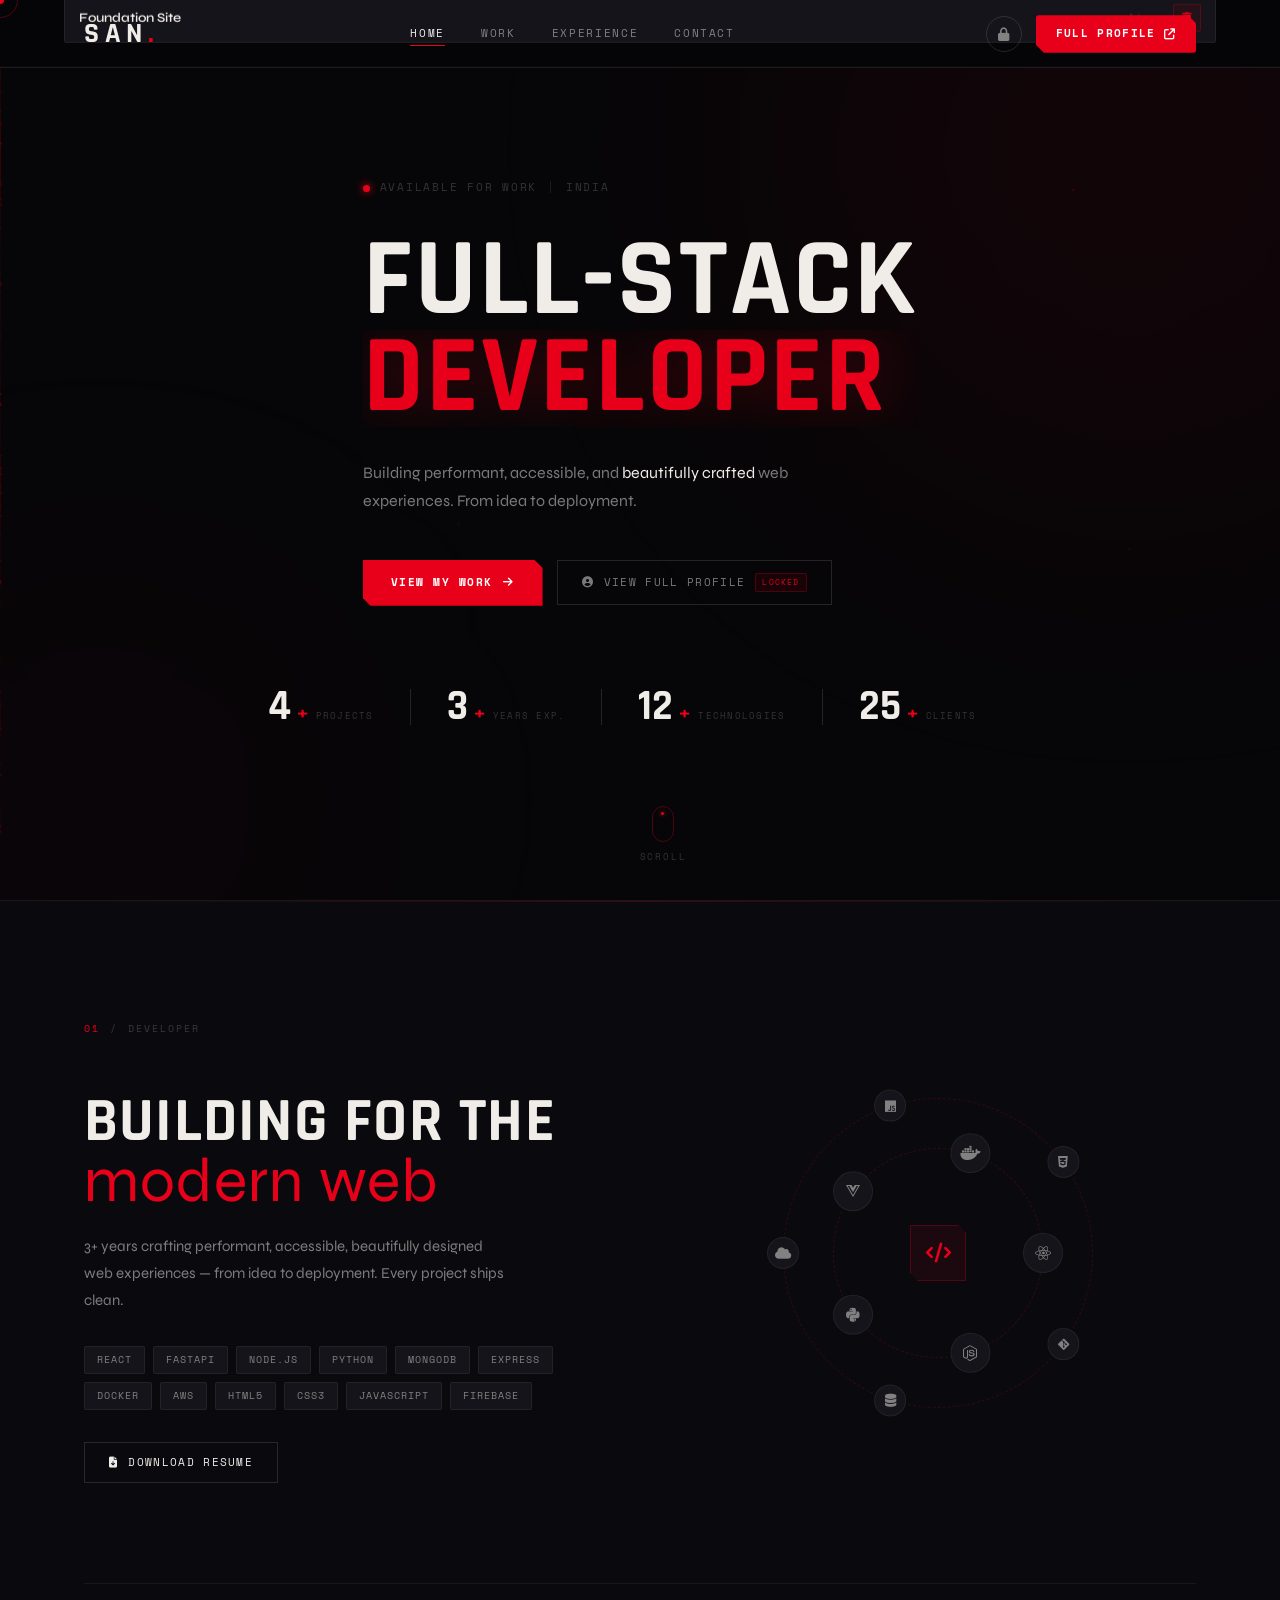
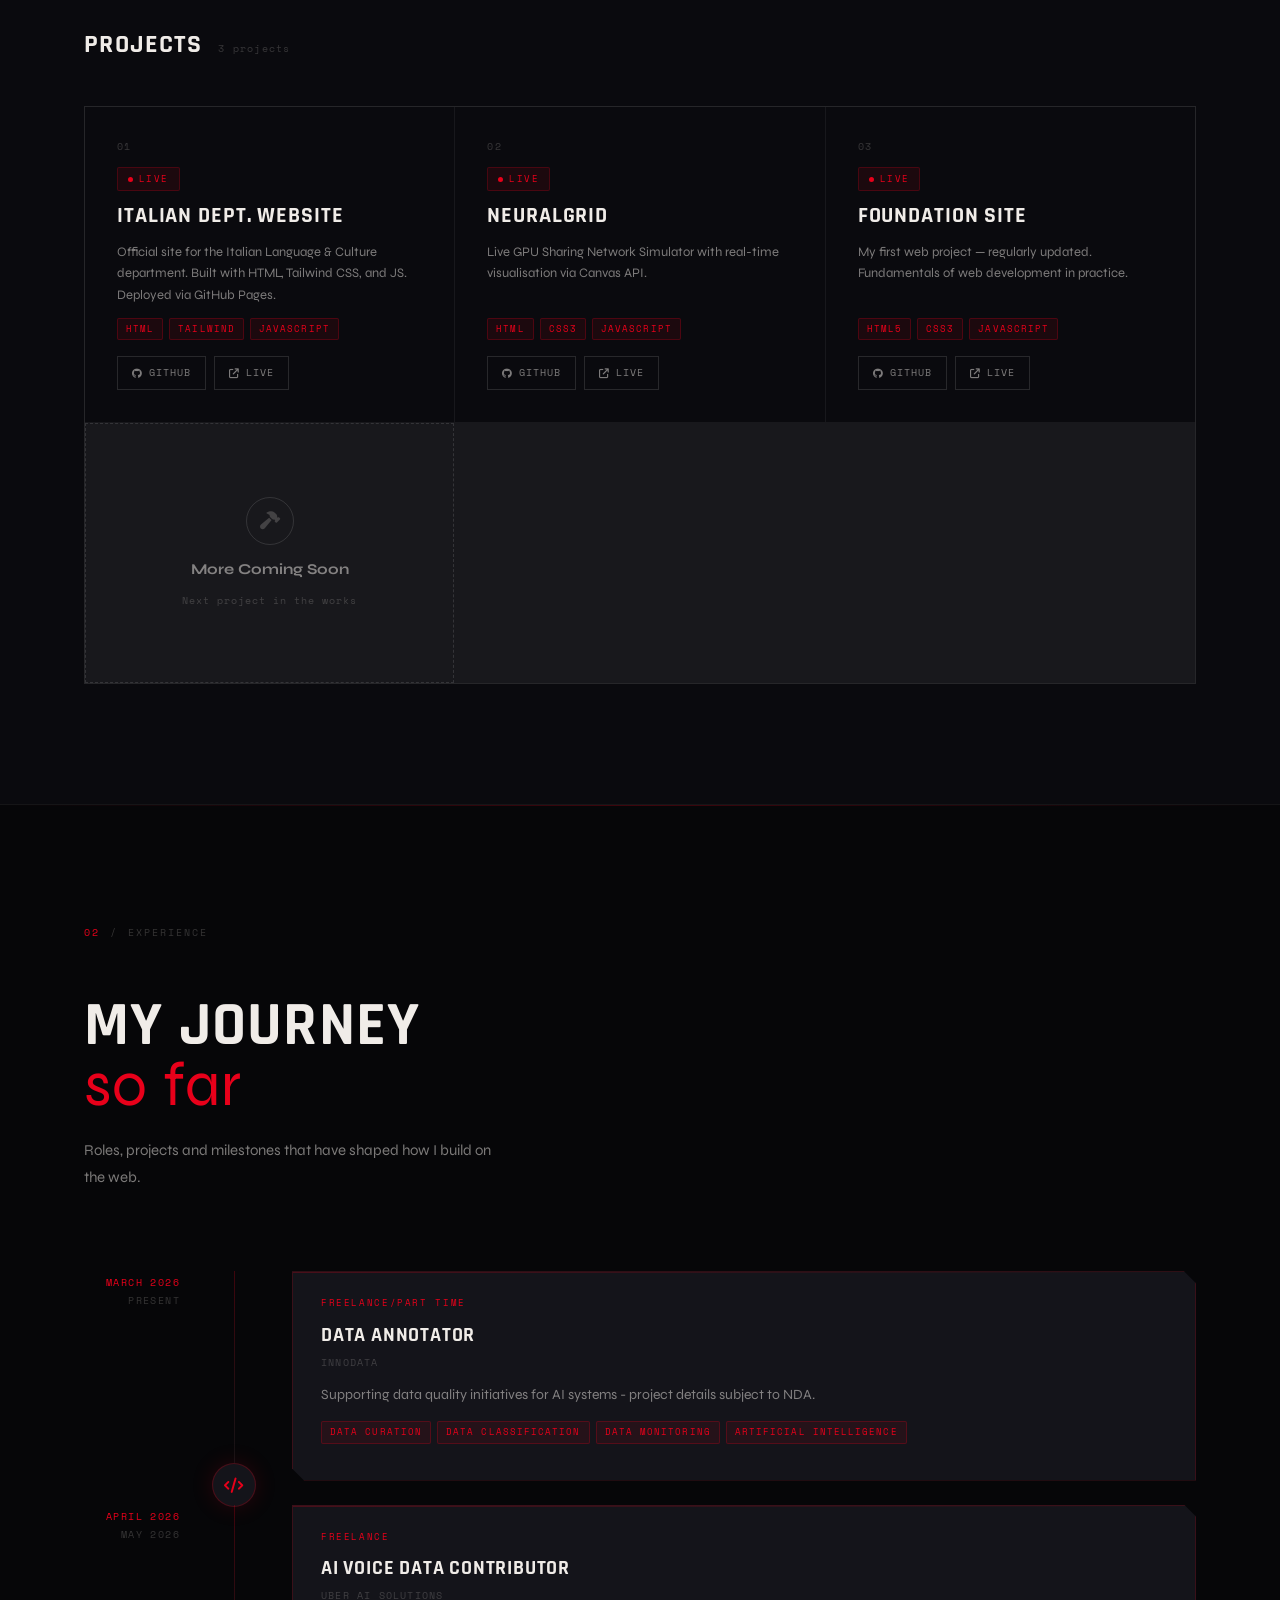
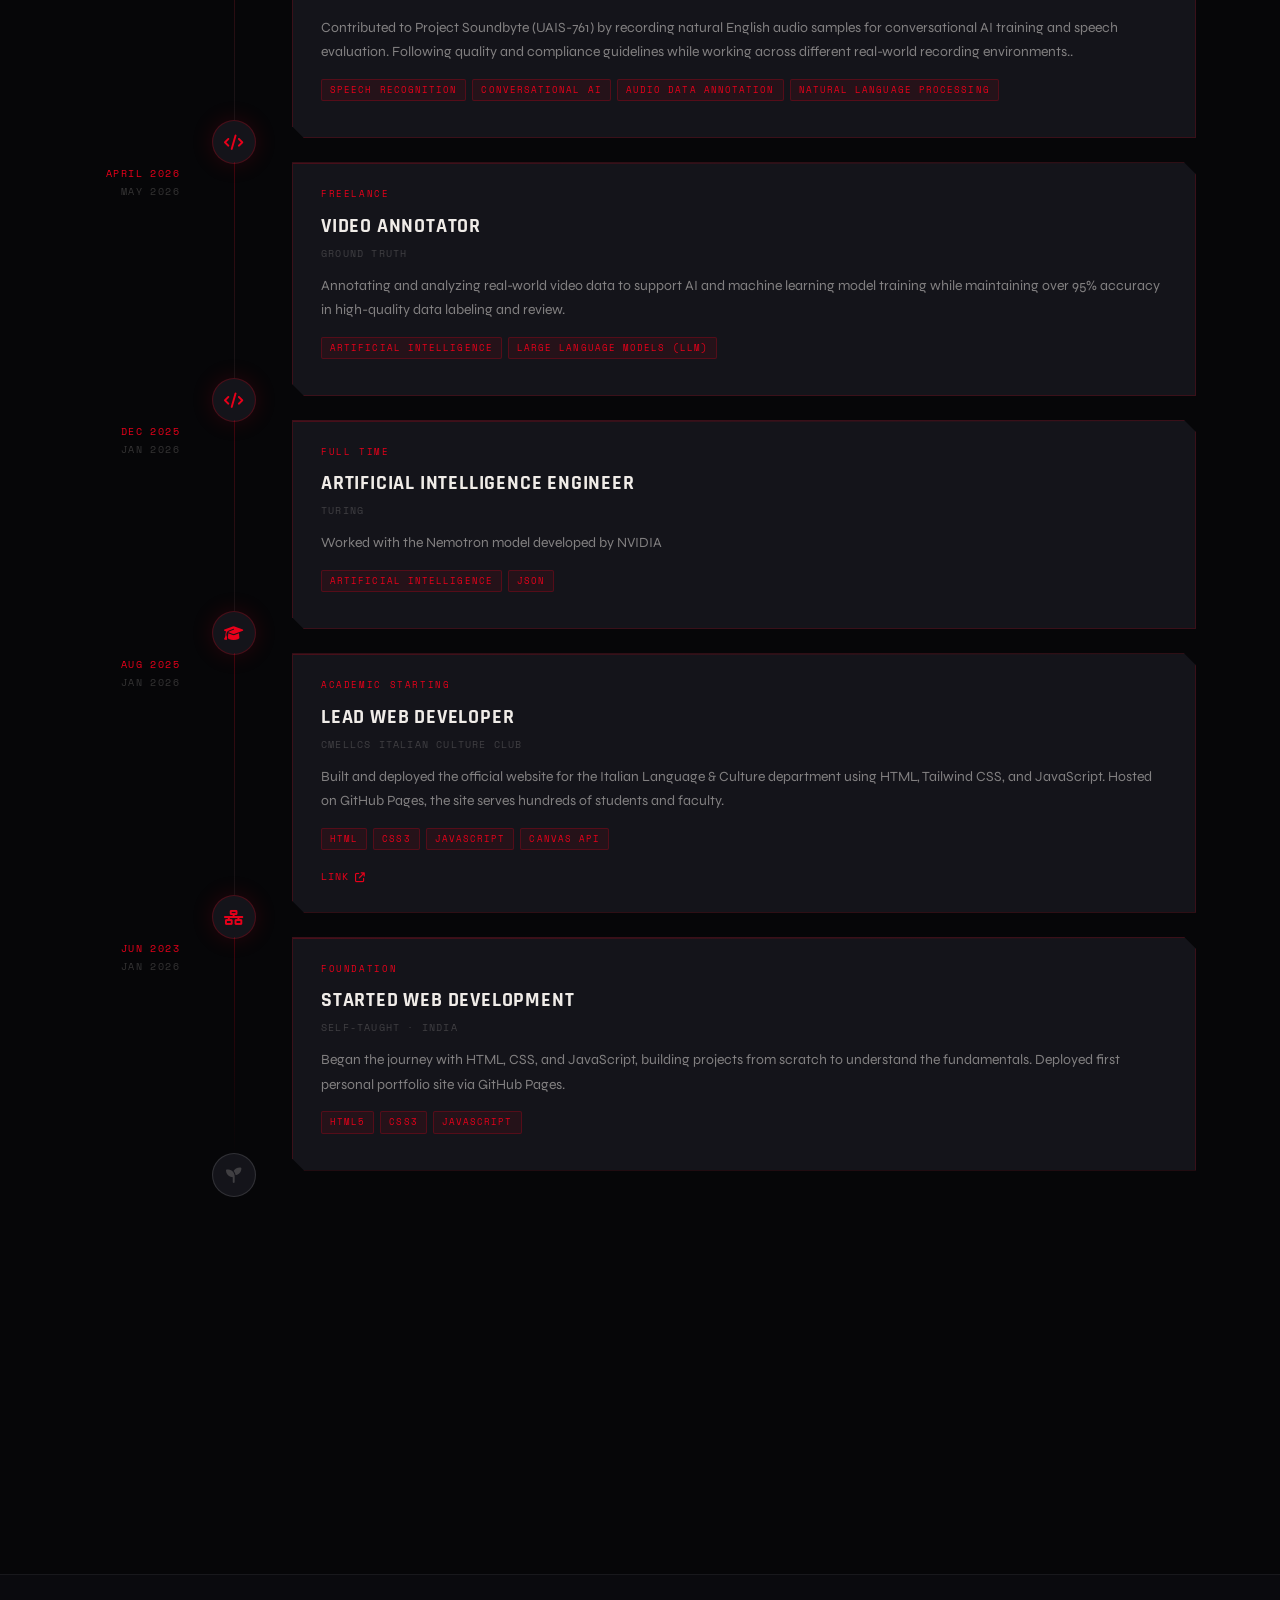
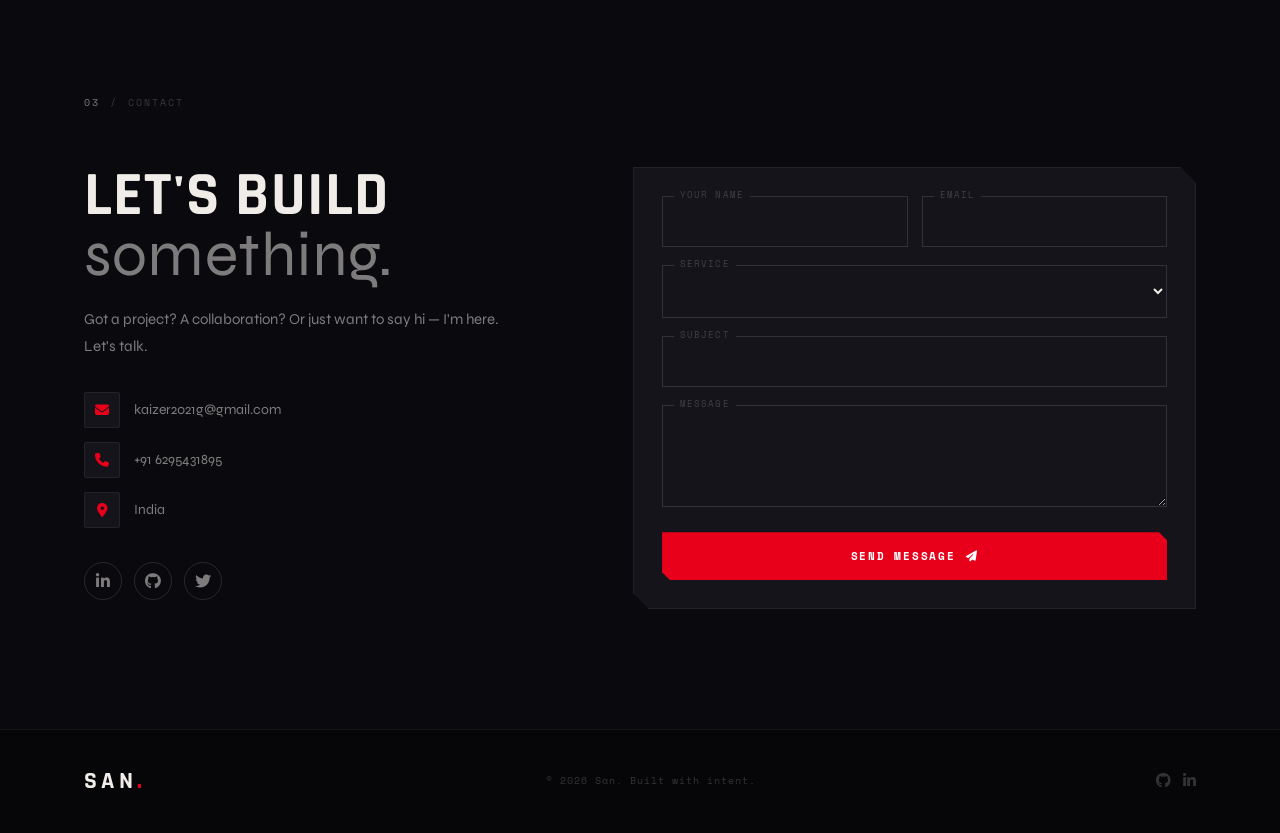
<file: index.html>
<!DOCTYPE html>
<html lang="en">
<head>
    <meta charset="UTF-8">
    <meta name="viewport" content="width=device-width, initial-scale=1.0">
    <title>San — Developer</title>
    <meta name="description" content="San — Full-Stack Developer from India. React, FastAPI, Node.js and more.">
    <link rel="preconnect" href="https://fonts.googleapis.com">
    <link href="https://fonts.googleapis.com/css2?family=Rajdhani:wght@400;500;600;700&family=Space+Mono:ital,wght@0,400;0,700;1,400&family=Syne:wght@400;700;800&display=swap" rel="stylesheet">
    <link href="https://cdnjs.cloudflare.com/ajax/libs/font-awesome/6.4.0/css/all.min.css" rel="stylesheet">
    <link rel="stylesheet" href="style.css">
</head>
<body>

<!-- Custom Cursor -->
<div class="cur" id="cur"></div>
<div class="cur-ring" id="curRing"></div>

<!-- Loader -->
<div class="loader" id="loader">
    <div class="loader-content">
        <div class="loader-glitch" data-text="SAN">SAN</div>
        <div class="loader-line"><div class="loader-fill" id="loaderFill"></div></div>
        <div class="loader-label" id="loaderLabel">Initialising</div>
    </div>
</div>

<!-- Admin Login Modal -->
<div class="modal-backdrop" id="loginBackdrop" style="display:none;">
    <div class="login-modal">
        <button class="modal-close" id="loginClose"><i class="fas fa-times"></i></button>
        <div class="login-header">
            <div class="login-icon"><i class="fas fa-terminal"></i></div>
            <h3>Admin Access</h3>
            <p>Restricted to site administrators only.</p>
        </div>
        <form id="loginForm" class="login-form">
            <div class="lf-field">
                <input type="text" id="adminUser" placeholder=" " autocomplete="off">
                <label>Username</label>
            </div>
            <div class="lf-field">
                <input type="password" id="adminPass" placeholder=" " autocomplete="off">
                <label>Password</label>
            </div>
            <div class="login-error" id="loginError">Invalid credentials.</div>
            <button type="submit" class="login-btn">Enter <i class="fas fa-arrow-right"></i></button>
        </form>
    </div>
</div>

<!-- Admin Panel -->
<div class="admin-panel" id="adminPanel">
    <div class="ap-header">
        <span><i class="fas fa-terminal"></i> Admin Panel</span>
        <button class="ap-logout" id="apLogout"><i class="fas fa-right-from-bracket"></i> Logout</button>
    </div>
    <div class="ap-body">
        <h4>Add New Project</h4>
        <form id="addProjectForm" class="ap-form">
            <div class="ap-row">
                <input type="text" id="pName" placeholder="Project Name" required>
                <input type="text" id="pDesc" placeholder="Short Description" required>
            </div>
            <div class="ap-row">
                <input type="text" id="pStack" placeholder="Stack (comma separated)">
                <input type="url" id="pGithub" placeholder="GitHub URL">
                <input type="url" id="pLive" placeholder="Live URL">
            </div>
            <div class="ap-row">
                <select id="pStatus">
                    <option value="live">Live</option>
                    <option value="wip">WIP</option>
                    <option value="coming-soon">Coming Soon</option>
                </select>
                <button type="submit" class="ap-add-btn"><i class="fas fa-plus"></i> Add Project</button>
            </div>
        </form>
        <div class="ap-divider"></div>
        <h4>Manage Projects</h4>
        <div id="apProjectsList" class="ap-list"></div>
    </div>
</div>

<!-- Navigation -->
<nav class="nav" id="nav">
    <div class="nav-inner">
        <a href="#hero" class="nav-logo">SAN<em>.</em></a>
        <div class="nav-links" id="navLinks">
            <a href="#hero" class="nl">Home</a>
            <a href="#developer" class="nl">Work</a>
            <a href="#experience" class="nl">Experience</a>
            <a href="#contact" class="nl">Contact</a>
        </div>
        <div class="nav-end">
            <button class="nav-admin-btn" id="navAdminBtn">
                <i class="fas fa-lock" id="adminIcon"></i>
            </button>
            <a href="profile.html" class="nav-profile-btn">Full Profile <i class="fas fa-arrow-up-right-from-square"></i></a>
            <button class="nav-burger" id="navBurger"><span></span><span></span></button>
        </div>
    </div>
</nav>

<!-- ════════════════ HERO ════════════════ -->
<section id="hero" class="s-hero">
    <canvas class="hero-canvas" id="heroCanvas"></canvas>
    <div class="hero-glow g1"></div>
    <div class="hero-glow g2"></div>
    <div class="hero-scanlines"></div>

    <div class="hero-body">
        <div class="hero-eyebrow">
            <span class="eyebrow-dot"></span>
            <span class="eyebrow-text">Available for work</span>
            <span class="eyebrow-sep">|</span>
            <span>India</span>
        </div>

        <h1 class="hero-h1">
            <span class="hh-row"><span class="hh-w" data-d="0">Full-Stack</span></span>
            <span class="hh-row"><em class="hh-w" data-d="120">Developer</em></span>
        </h1>

        <p class="hero-p">Building performant, accessible, and <em>beautifully crafted</em> web experiences. From idea to deployment.</p>

        <div class="hero-btns">
            <a href="#developer" class="hb-main">View My Work <i class="fas fa-arrow-right"></i></a>
            <a href="profile.html" class="hb-profile">
                <i class="fas fa-user-circle"></i> View Full Profile
                <span class="hb-profile-badge">LOCKED</span>
            </a>
        </div>
    </div>

    <div class="hero-stats">
        <div class="hs-item"><span class="hs-n" data-t="4">0</span><sup>+</sup><span class="hs-l">Projects</span></div>
        <div class="hs-sep"></div>
        <div class="hs-item"><span class="hs-n" data-t="3">0</span><sup>+</sup><span class="hs-l">Years Exp.</span></div>
        <div class="hs-sep"></div>
        <div class="hs-item"><span class="hs-n" data-t="12">0</span><sup>+</sup><span class="hs-l">Technologies</span></div>
        <div class="hs-sep"></div>
        <div class="hs-item"><span class="hs-n" data-t="25">0</span><sup>+</sup><span class="hs-l">Clients</span></div>
    </div>

    <div class="hero-scroll"><div class="scroll-mouse"><div class="scroll-dot"></div></div><span>scroll</span></div>
</section>

<!-- ════════════════ DEVELOPER ════════════════ -->
<section id="developer" class="s-dev">
    <div class="sec-tag"><span>01</span><span>/</span><span>Developer</span></div>

    <div class="container">
        <div class="sec-intro-grid reveal">
            <div class="sig-left">
                <h2 class="sec-h2">Building for the<br><em>modern web</em></h2>
                <p class="sec-p">3+ years crafting performant, accessible, beautifully designed web experiences — from idea to deployment. Every project ships clean.</p>
                <div class="chip-cloud">
                    <span>React</span><span>FastAPI</span><span>Node.js</span><span>Python</span>
                    <span>MongoDB</span><span>Express</span><span>Docker</span><span>AWS</span>
                    <span>HTML5</span><span>CSS3</span><span>JavaScript</span><span>Firebase</span>
                </div>
                <a href="assets/samples/resume.pdf" class="outline-btn dev-outline" download>
                    <i class="fas fa-file-arrow-down"></i> Download Resume
                </a>
            </div>
            <div class="sig-right">
                <div class="orbit-wrap">
                    <div class="ow-center"><i class="fas fa-code"></i></div>
                    <div class="ow-ring r1">
                        <div class="ow-i" style="--a:0deg"><i class="fab fa-react"></i></div>
                        <div class="ow-i" style="--a:72deg"><i class="fab fa-node-js"></i></div>
                        <div class="ow-i" style="--a:144deg"><i class="fab fa-python"></i></div>
                        <div class="ow-i" style="--a:216deg"><i class="fab fa-vuejs"></i></div>
                        <div class="ow-i" style="--a:288deg"><i class="fab fa-docker"></i></div>
                    </div>
                    <div class="ow-ring r2">
                        <div class="ow-i sm" style="--a:36deg"><i class="fab fa-git-alt"></i></div>
                        <div class="ow-i sm" style="--a:108deg"><i class="fas fa-database"></i></div>
                        <div class="ow-i sm" style="--a:180deg"><i class="fas fa-cloud"></i></div>
                        <div class="ow-i sm" style="--a:252deg"><i class="fab fa-js"></i></div>
                        <div class="ow-i sm" style="--a:324deg"><i class="fab fa-css3-alt"></i></div>
                    </div>
                </div>
            </div>
        </div>

        <!-- Projects -->
        <div class="projects-wrap reveal">
            <div class="pw-header">
                <h3 class="pw-title">Projects</h3>
                <span class="pw-count" id="projectCount">Loading…</span>
            </div>
            <div class="projects-grid" id="projectsGrid">
                <!-- Rendered by JS -->
            </div>
        </div>
    </div>
</section>

<!-- ════════════════ EXPERIENCE ════════════════ -->
<section id="experience" class="s-exp">
    <div class="sec-tag exp-tag"><span>02</span><span>/</span><span>Experience</span></div>

    <div class="container">
        <div class="exp-header reveal">
            <h2 class="sec-h2">My Journey<br><em>so far</em></h2>
            <p class="sec-p">Roles, projects and milestones that have shaped how I build on the web.</p>
        </div>

        <div class="timeline">


            <div class="tl-item reveal" data-index="0">
                <div class="tl-left">
                    <div class="tl-date">
                        <span>March 2026</span><span>Present</span>
                    </div>
                </div>
                <div class="tl-dot-wrap">
                    <div class="tl-line"></div>
                    <div class="tl-dot"><i class="fas fa-code"></i></div>
                </div>
                <div class="tl-card">
                    <div class="tl-badge">Freelance/Part Time</div>
                    <h3 class="tl-role">Data Annotator</h3>
                    <span class="tl-company">Innodata</span>
                    <p class="tl-desc">Supporting data quality initiatives for AI systems - project details subject to NDA.</p>
                    <div class="tl-chips">
                        <span>Data Curation</span><span>Data Classification</span><span>Data Monitoring</span><span>Artificial Intelligence</span>                
                    </div>
                </div>
            </div>


            <div class="tl-item reveal" data-index="0">
                <div class="tl-left">
                    <div class="tl-date">
                        <span>April 2026</span><span>May 2026</span>
                    </div>
                </div>
                <div class="tl-dot-wrap">
                    <div class="tl-line"></div>
                    <div class="tl-dot"><i class="fas fa-code"></i></div>
                </div>
                <div class="tl-card">
                    <div class="tl-badge">Freelance</div>
                    <h3 class="tl-role">AI Voice Data Contributor</h3>
                    <span class="tl-company">Uber AI Solutions</span>
                    <p class="tl-desc">Contributed to Project Soundbyte (UAIS-761) by recording natural English audio samples for conversational AI training and speech evaluation. Following quality and compliance guidelines while working across different real-world recording environments..</p>
                    <div class="tl-chips">
                        <span>Speech Recognition</span><span>Conversational AI</span><span>Audio Data Annotation</span><span>Natural Language Processing</span>                
                    </div>
                </div>
            </div>

            <!-- Item 1 -->
            <div class="tl-item reveal" data-index="0">
                <div class="tl-left">
                    <div class="tl-date">
                        <span>April 2026</span><span>May 2026</span>
                    </div>
                </div>
                <div class="tl-dot-wrap">
                    <div class="tl-line"></div>
                    <div class="tl-dot"><i class="fas fa-code"></i></div>
                </div>
                <div class="tl-card">
                    <div class="tl-badge">Freelance</div>
                    <h3 class="tl-role">Video Annotator</h3>
                    <span class="tl-company">Ground Truth</span>
                    <p class="tl-desc">Annotating and analyzing real-world video data to support AI and machine learning model training while maintaining over 95% accuracy in high-quality data labeling and review.</p>
                    <div class="tl-chips">
                        <span>Artificial Intelligence</span><span>Large Language Models (LLM) </span>
                    </div>
                </div>
            </div>

            <!-- Item 2 -->
            <div class="tl-item reveal" data-index="1">
                <div class="tl-left">
                    <div class="tl-date">
                        <span>Dec 2025</span><span>Jan 2026</span>
                    </div>
                </div>
                <div class="tl-dot-wrap">
                    <div class="tl-line"></div>
                    <div class="tl-dot"><i class="fas fa-graduation-cap"></i></div>
                </div>
                <div class="tl-card">
                    <div class="tl-badge">Full Time</div>
                    <h3 class="tl-role">Artificial Intelligence Engineer</h3>
                    <span class="tl-company">Turing</span>
                    <p class="tl-desc">Worked with the Nemotron model developed by NVIDIA</p>
                    <div class="tl-chips">
                        <span>Artificial Intelligence</span><span>JSON</span>
                    </div>
                </div>
            </div>

            <!-- Item 3 -->
            <div class="tl-item reveal" data-index="2">
                <div class="tl-left">
                    <div class="tl-date">
                        <span>Aug 2025</span><span>Jan 2026</span>
                    </div>
                </div>
                <div class="tl-dot-wrap">
                    <div class="tl-line"></div>
                    <div class="tl-dot"><i class="fas fa-network-wired"></i></div>
                </div>
                <div class="tl-card">
                    <div class="tl-badge">Academic Starting</div>
                    <h3 class="tl-role">Lead Web Developer</h3>
                    <span class="tl-company">CMELLCS Italian Culture Club</span>
                    <p class="tl-desc">Built and deployed the official website for the Italian Language &amp; Culture department using HTML, Tailwind CSS, and JavaScript. Hosted on GitHub Pages, the site serves hundreds of students and faculty.</p>
                    <div class="tl-chips">
                        <span>HTML</span><span>CSS3</span><span>JavaScript</span><span>Canvas API</span>
                    </div>
                    <a href="https://cmellcsitalian.blog/" target="_blank" class="tl-link">Link <i class="fas fa-arrow-up-right-from-square"></i></a>
                </div>
            </div>

            <!-- Item 4 -->
            <div class="tl-item reveal" data-index="3">
                <div class="tl-left">
                    <div class="tl-date">
                        <span>Jun 2023</span><span>Jan 2026</span>
                    </div>
                </div>
                <div class="tl-dot-wrap">
                    <div class="tl-line tl-line-end"></div>
                    <div class="tl-dot tl-dot-start"><i class="fas fa-seedling"></i></div>
                </div>
                <div class="tl-card">
                    <div class="tl-badge">Foundation</div>
                    <h3 class="tl-role">Started Web Development</h3>
                    <span class="tl-company">Self-taught · India</span>
                    <p class="tl-desc">Began the journey with HTML, CSS, and JavaScript, building projects from scratch to understand the fundamentals. Deployed first personal portfolio site via GitHub Pages.</p>
                    <div class="tl-chips">
                        <span>HTML5</span><span>CSS3</span><span>JavaScript</span>
                    </div>
                </div>
            </div>
        </div>

        <!-- Full Profile CTA -->
        <div class="exp-cta reveal">
            <div class="exp-cta-inner">
                <div class="exp-cta-lock">
                    <i class="fas fa-lock"></i>
                </div>
                <div class="exp-cta-text">
                    <h3>There's more to the story.</h3>
                    <p>My full interactive profile — CV, contact info, a 3D walkthrough of my journey, and a whole lot more — is one sign-up away.</p>
                </div>
                <a href="profile.html" class="exp-cta-btn">
                    <span>View Full Profile</span>
                    <i class="fas fa-arrow-right"></i>
                </a>
            </div>
        </div>
    </div>
</section>

<!-- ════════════════ CONTACT ════════════════ -->
<section id="contact" class="s-contact">
    <div class="sec-tag contact-tag"><span>03</span><span>/</span><span>Contact</span></div>
    <div class="container">
        <div class="contact-grid reveal">
            <div class="cg-left">
                <h2 class="sec-h2">Let's build<br><em>something.</em></h2>
                <p class="sec-p">Got a project? A collaboration? Or just want to say hi — I'm here. Let's talk.</p>
                <div class="c-links">
                    <a href="mailto:kaizer2021g@gmail.com" class="c-link">
                        <i class="fas fa-envelope"></i><span>kaizer2021g@gmail.com</span>
                    </a>
                    <div class="c-link">
                        <i class="fas fa-phone"></i><span>+91 6295431895</span>
                    </div>
                    <div class="c-link">
                        <i class="fas fa-location-dot"></i><span>India</span>
                    </div>
                </div>
                <div class="socials">
                    <a href="https://www.linkedin.com/in/sanxc3q/" target="_blank" aria-label="LinkedIn"><i class="fab fa-linkedin-in"></i></a>
                    <a href="https://github.com/kaizer11th" target="_blank" aria-label="GitHub"><i class="fab fa-github"></i></a>
                    <a href="https://x.com/kaizer_11th" target="_blank" aria-label="X"><i class="fab fa-twitter"></i></a>
                </div>
            </div>
            <div class="cg-right">
                <form id="contactForm" class="cf" action="https://formspree.io/f/movlwqgb" method="POST">
                    <div class="cf-row">
                        <div class="cf-f">
                            <input type="text" name="name" id="cfName" placeholder=" " required>
                            <label for="cfName">Your Name</label>
                        </div>
                        <div class="cf-f">
                            <input type="email" name="email" id="cfEmail" placeholder=" " required>
                            <label for="cfEmail">Email</label>
                        </div>
                    </div>
                    <div class="cf-f">
                        <select name="service" id="cfService" required>
                            <option value="" disabled selected></option>
                            <option value="web-development">Web Development</option>
                            <option value="collaboration">Collaboration</option>
                            <option value="other">Other</option>
                        </select>
                        <label for="cfService">Service</label>
                    </div>
                    <div class="cf-f">
                        <input type="text" name="subject" id="cfSubject" placeholder=" " required>
                        <label for="cfSubject">Subject</label>
                    </div>
                    <div class="cf-f">
                        <textarea name="message" id="cfMsg" placeholder=" " rows="4" required></textarea>
                        <label for="cfMsg">Message</label>
                    </div>
                    <button type="submit" class="cf-submit">
                        <span>Send Message</span><i class="fas fa-paper-plane"></i>
                    </button>
                    <div class="cf-ok" id="cfOk"><i class="fas fa-circle-check"></i> Sent! I'll be in touch soon.</div>
                </form>
            </div>
        </div>
    </div>
</section>

<footer class="footer">
    <div class="footer-inner container">
        <span class="footer-logo">SAN<em>.</em></span>
        <span class="footer-copy">© 2026 San. Built with intent.</span>
        <div class="footer-socials">
            <a href="https://github.com/kaizer11th" target="_blank"><i class="fab fa-github"></i></a>
            <a href="https://www.linkedin.com/in/sanxc3q/" target="_blank"><i class="fab fa-linkedin-in"></i></a>
        </div>
    </div>
</footer>

<script src="script.js"></script>
</body>
</html>
</file>
<file: style.css>
/* =========================================
VARIABLES & RESET
========================================= */
:root {
    --bg: #060608;
    --bg1: #0a0a0e;
    --bg2: #0f0f14;
    --sur: #14141a;
    --sur2: #1a1a22;
    --bdr: rgba(255,255,255,0.06);
    --bdr2: rgba(255,255,255,0.12);
    --tx: #f0ece8;
    --tx2: rgba(240,236,232,0.5);
    --tx3: rgba(240,236,232,0.2);
    --acc: #e8001a;
    --acc2: #ff1a35;
    --acc-dim: rgba(232,0,26,0.08);
    --acc-mid: rgba(232,0,26,0.25);
    --acc-glow: rgba(232,0,26,0.15);
    --red: #e8001a;
    --gold: #f5a623;
    --nav-h: 68px;
    --font-d: 'Syne', sans-serif;
    --font-m: 'Space Mono', monospace;
    --font-r: 'Rajdhani', sans-serif;
    --ease: cubic-bezier(.25,.46,.45,.94);
    --easeOut: cubic-bezier(.16,1,.3,1);
}

*,
*::before,
*::after {
    box-sizing: border-box;
    margin: 0;
    padding: 0;
}

html {
    scroll-behavior: smooth;
}

body {
    background: var(--bg);
    color: var(--tx);
    font-family: var(--font-d);
    font-weight: 400;
    line-height: 1.6;
    overflow-x: hidden;
    cursor: none;
}

body.loading {
    overflow: hidden;
}

a {
    color: inherit;
    text-decoration: none;
}

button {
    font-family: inherit;
    border: none;
    background: none;
    cursor: none;
}

img {
    display: block;
    max-width: 100%;
}

.container {
    max-width: 1240px;
    margin: 0 auto;
    padding: 0 clamp(20px,5vw,64px);
}

/* =========================================
CURSOR
========================================= */
.cur,
.cur-ring {
    position: fixed;
    border-radius: 50%;
    pointer-events: none;
    z-index: 9999;
    transform: translate(-50%,-50%);
}

.cur {
    width: 8px;
    height: 8px;
    background: var(--acc);
    top: 0;
    left: 0;
    transition: width .3s var(--easeOut), height .3s var(--easeOut), background .2s;
    box-shadow: 0 0 12px var(--acc-glow);
}

.cur-ring {
    width: 36px;
    height: 36px;
    border: 1px solid rgba(232,0,26,.35);
    top: 0;
    left: 0;
    transition: width .3s var(--easeOut), height .3s var(--easeOut), border-color .3s, opacity .3s;
}

.cur.hov {
    width: 44px;
    height: 44px;
    background: transparent;
    border: 1px solid var(--acc);
}

.cur-ring.hov {
    width: 0;
    height: 0;
    opacity: 0;
}

.cur.acc {
    background: var(--acc);
}

.cur-ring.acc {
    border-color: var(--acc-mid);
}

@media (max-width: 768px) {
    .cur,
    .cur-ring {
        display: none;
    }

    body,
    button,
    a {
        cursor: auto;
    }
}

/* =========================================
LOADER
========================================= */
.loader {
    position: fixed;
    inset: 0;
    background: var(--bg);
    z-index: 10000;
    display: flex;
    align-items: center;
    justify-content: center;
    transition: opacity .7s var(--easeOut), visibility .7s;
}

.loader.out {
    opacity: 0;
    visibility: hidden;
}

.loader-content {
    text-align: center;
}

.loader-glitch {
    font-family: var(--font-r);
    font-size: clamp(64px, 14vw, 120px);
    font-weight: 700;
    letter-spacing: .3em;
    color: var(--tx);
    margin-bottom: 32px;
    position: relative;
    text-transform: uppercase;
}

.loader-glitch::before,
.loader-glitch::after {
    content: attr(data-text);
    position: absolute;
    left: 0;
    top: 0;
    width: 100%;
    height: 100%;
}

.loader-glitch::before {
    color: var(--acc);
    animation: glitch1 2.5s infinite;
    clip-path: polygon(0 0, 100% 0, 100% 45%, 0 45%);
}

.loader-glitch::after {
    color: rgba(255,255,255,.9);
    animation: glitch2 2.5s infinite;
    clip-path: polygon(0 55%, 100% 55%, 100% 100%, 0 100%);
}

@keyframes glitch1 {
    0%,90%,100% { transform: translate(0); opacity: 0; }
    92% { transform: translate(-3px,1px); opacity: .8; }
    94% { transform: translate(3px,-1px); opacity: .8; }
    96% { transform: translate(0); opacity: 0; }
}

@keyframes glitch2 {
    0%,88%,100% { transform: translate(0); opacity: 0; }
    90% { transform: translate(3px,2px); opacity: .6; }
    93% { transform: translate(-2px,-1px); opacity: .6; }
    95% { transform: translate(0); opacity: 0; }
}

.loader-line {
    width: 200px;
    height: 1px;
    background: var(--bdr);
    margin: 0 auto 16px;
    overflow: hidden;
    position: relative;
}

.loader-line::after {
    content: '';
    position: absolute;
    top: 0;
    left: 0;
    width: 60px;
    height: 100%;
    background: var(--acc);
    filter: blur(4px);
    animation: scanLine 1.8s var(--easeOut) .1s forwards;
    opacity: 0;
}

@keyframes scanLine {
    0% { left: -60px; opacity: 1; }
    100% { left: 100%; opacity: 0; }
}

.loader-fill {
    height: 100%;
    width: 0;
    background: linear-gradient(90deg, var(--acc), var(--acc2));
    transition: width 1.8s var(--easeOut);
}

.loader-label {
    font-family: var(--font-m);
    font-size: 10px;
    letter-spacing: .2em;
    color: var(--tx3);
    text-transform: uppercase;
}

/* =========================================
NAV
========================================= */
.nav {
    position: fixed;
    top: 0;
    left: 0;
    right: 0;
    height: var(--nav-h);
    z-index: 900;
    overflow: hidden;
    transition: background .4s, border-bottom .4s;
}

.nav.scrolled {
    background: rgba(6,6,8,.95);
    backdrop-filter: blur(20px);
    border-bottom: 1px solid rgba(232,0,26,.12);
}

.nav-inner {
    max-width: 1240px;
    margin: 0 auto;
    padding: 0 clamp(20px,5vw,64px);
    height: 100%;
    display: flex;
    align-items: center;
    justify-content: space-between;
}

.nav-logo {
    font-family: var(--font-r);
    font-size: 28px;
    font-weight: 700;
    letter-spacing: .2em;
    color: var(--tx);
    text-transform: uppercase;
}

.nav-logo em {
    color: var(--acc);
    font-style: normal;
}

.nav-links {
    display: flex;
    gap: 36px;
}

.nl {
    font-family: var(--font-m);
    font-size: 11px;
    font-weight: 400;
    letter-spacing: .15em;
    text-transform: uppercase;
    color: var(--tx2);
    position: relative;
    transition: color .2s;
}

.nl::after {
    content: '';
    position: absolute;
    bottom: -3px;
    left: 0;
    width: 0;
    height: 1px;
    background: var(--acc);
    transition: width .3s var(--easeOut);
}

.nl:hover,
.nl.active {
    color: var(--tx);
}

.nl:hover::after,
.nl.active::after {
    width: 100%;
}

.nav-end {
    display: flex;
    align-items: center;
    gap: 14px;
}

.nav-admin-btn {
    width: 36px;
    height: 36px;
    border-radius: 50%;
    border: 1px solid var(--bdr2);
    color: var(--tx2);
    display: flex;
    align-items: center;
    justify-content: center;
    font-size: 13px;
    transition: all .2s;
}

.nav-admin-btn:hover,
.nav-admin-btn.active {
    border-color: var(--acc);
    color: var(--acc);
}

.nav-profile-btn {
    font-family: var(--font-m);
    font-size: 11px;
    font-weight: 700;
    letter-spacing: .12em;
    text-transform: uppercase;
    padding: 10px 20px;
    background: var(--acc);
    color: #fff;
    border-radius: 3px;
    transition: background .2s, transform .2s, box-shadow .2s;
    display: flex;
    align-items: center;
    gap: 8px;
    clip-path: polygon(0 0, calc(100% - 8px) 0, 100% 8px, 100% 100%, 8px 100%, 0 calc(100% - 8px));
}

.nav-profile-btn:hover {
    background: var(--acc2);
    transform: translateY(-1px);
    box-shadow: 0 8px 24px var(--acc-glow);
}

.nav-burger {
    display: none;
    flex-direction: column;
    gap: 6px;
    padding: 4px;
}

.nav-burger span {
    display: block;
    width: 22px;
    height: 1.5px;
    background: var(--tx);
    transition: transform .3s, opacity .3s;
}

.nav-burger.open span:first-child {
    transform: translateY(7.5px) rotate(45deg);
}

.nav-burger.open span:last-child {
    transform: translateY(-7.5px) rotate(-45deg);
}

/* =========================================
HERO
========================================= */
.s-hero {
    position: relative;
    min-height: 100vh;
    display: flex;
    flex-direction: column;
    justify-content: center;
    overflow: hidden;
    padding-top: var(--nav-h);
}

.hero-canvas {
    position: absolute;
    inset: 0;
    width: 100%;
    height: 100%;
    opacity: .5;
}

.hero-glow {
    position: absolute;
    border-radius: 50%;
    filter: blur(140px);
    pointer-events: none;
}

.g1 {
    width: 700px;
    height: 700px;
    background: rgba(232,0,26,.06);
    top: -200px;
    right: -200px;
}

.g2 {
    width: 400px;
    height: 400px;
    background: rgba(232,0,26,.04);
    bottom: -100px;
    left: -100px;
}

.hero-scanlines {
    position: absolute;
    inset: 0;
    background: repeating-linear-gradient(
        0deg,
        transparent,
        transparent 2px,
        rgba(0,0,0,.04) 2px,
        rgba(0,0,0,.04) 4px
    );
    pointer-events: none;
    z-index: 1;
}

.hero-body {
    position: relative;
    z-index: 2;
    max-width: 1240px;
    margin: 0 auto;
    padding: 0 clamp(20px,5vw,64px);
    padding-bottom: 80px;
}

.hero-eyebrow {
    display: flex;
    align-items: center;
    gap: 10px;
    font-family: var(--font-m);
    font-size: 11px;
    letter-spacing: .16em;
    color: var(--tx3);
    text-transform: uppercase;
    margin-bottom: 36px;
    opacity: 0;
    animation: fadeUp .8s var(--easeOut) .4s forwards;
}

.eyebrow-dot {
    width: 7px;
    height: 7px;
    background: var(--acc);
    border-radius: 50%;
    animation: blink 2s infinite;
    box-shadow: 0 0 8px var(--acc);
}

.eyebrow-sep {
    color: var(--bdr2);
}

@keyframes blink {
    0%,100% { opacity: 1; }
    50% { opacity: .3; }
}

.hero-h1 {
    font-family: var(--font-r);
    font-size: clamp(54px, 9vw, 110px);
    font-weight: 700;
    line-height: .88;
    letter-spacing: .02em;
    margin-bottom: 32px;
    display: flex;
    flex-direction: column;
    gap: 0;
    text-transform: uppercase;
}

.hh-row {
    overflow: hidden;
    display: block;
}

.hh-w {
    display: block;
    opacity: 0;
    transform: translateY(110%);
    animation: lineUp .9s var(--easeOut) forwards;
}

.hh-w[data-d="0"] { animation-delay: .55s; }
.hh-w[data-d="120"] { animation-delay: .7s; }

em.hh-w,
.hh-w em {
    font-style: normal;
    color: var(--acc);
    text-shadow: 0 0 60px rgba(232,0,26,.3);
}

@keyframes lineUp {
    to { opacity: 1; transform: translateY(0); }
}

@keyframes fadeUp {
    from { opacity: 0; transform: translateY(20px); }
    to { opacity: 1; transform: translateY(0); }
}

.hero-p {
    max-width: 500px;
    font-size: clamp(14px,1.4vw,16px);
    color: var(--tx2);
    line-height: 1.8;
    margin-bottom: 44px;
    opacity: 0;
    animation: fadeUp .8s var(--easeOut) .85s forwards;
}

.hero-p em {
    color: var(--tx);
    font-style: normal;
}

.hero-btns {
    display: flex;
    gap: 14px;
    flex-wrap: wrap;
    opacity: 0;
    animation: fadeUp .8s var(--easeOut) 1s forwards;
    align-items: center;
}

.hb-main {
    display: inline-flex;
    align-items: center;
    gap: 10px;
    padding: 14px 28px;
    background: var(--acc);
    color: #fff;
    font-family: var(--font-m);
    font-size: 11px;
    font-weight: 700;
    letter-spacing: .14em;
    text-transform: uppercase;
    transition: all .25s;
    clip-path: polygon(0 0, calc(100% - 8px) 0, 100% 8px, 100% 100%, 8px 100%, 0 calc(100% - 8px));
}

.hb-main:hover {
    background: var(--acc2);
    transform: translateY(-2px);
    box-shadow: 0 12px 32px var(--acc-glow);
}

.hb-profile {
    display: inline-flex;
    align-items: center;
    gap: 10px;
    padding: 12px 24px;
    border: 1px solid var(--bdr2);
    color: var(--tx2);
    font-family: var(--font-m);
    font-size: 11px;
    font-weight: 400;
    letter-spacing: .12em;
    text-transform: uppercase;
    transition: all .25s;
    position: relative;
}

.hb-profile:hover {
    border-color: var(--acc);
    color: var(--tx);
    background: var(--acc-dim);
}

.hb-profile-badge {
    display: inline-flex;
    align-items: center;
    gap: 4px;
    font-size: 8px;
    letter-spacing: .15em;
    padding: 2px 6px;
    background: var(--acc-dim);
    border: 1px solid var(--acc-mid);
    color: var(--acc);
    border-radius: 2px;
}

.hero-stats {
    position: relative;
    z-index: 2;
    display: flex;
    align-items: center;
    max-width: 1240px;
    margin: 0 auto;
    padding: 0 clamp(20px,5vw,64px);
    padding-bottom: 60px;
    gap: 0;
    opacity: 0;
    animation: fadeUp .8s var(--easeOut) 1.2s forwards;
}

.hs-item {
    display: flex;
    align-items: baseline;
    gap: 6px;
    padding: 0 36px;
}

.hs-item:first-child {
    padding-left: 0;
}

.hs-n {
    font-family: var(--font-r);
    font-size: 42px;
    font-weight: 700;
    color: var(--tx);
    line-height: 1;
}

.hs-item sup {
    font-size: 20px;
    color: var(--acc);
    font-weight: 700;
}

.hs-l {
    font-family: var(--font-m);
    font-size: 9px;
    letter-spacing: .14em;
    color: var(--tx3);
    text-transform: uppercase;
    margin-left: 2px;
}

.hs-sep {
    width: 1px;
    height: 36px;
    background: var(--bdr2);
    flex-shrink: 0;
}

.hero-scroll {
    position: absolute;
    bottom: 36px;
    left: 50%;
    transform: translateX(-50%);
    z-index: 2;
    opacity: 0;
    animation: fadeUp .8s var(--easeOut) 1.5s forwards;
    display: flex;
    flex-direction: column;
    align-items: center;
    gap: 8px;
    font-family: var(--font-m);
    font-size: 9px;
    letter-spacing: .2em;
    color: var(--tx3);
    text-transform: uppercase;
}

.scroll-mouse {
    width: 22px;
    height: 36px;
    border: 1px solid rgba(232,0,26,.3);
    border-radius: 11px;
    display: flex;
    align-items: flex-start;
    justify-content: center;
    padding-top: 5px;
}

.scroll-dot {
    width: 3px;
    height: 3px;
    background: var(--acc);
    border-radius: 50%;
    animation: scrollDot 1.8s infinite;
    box-shadow: 0 0 4px var(--acc);
}

@keyframes scrollDot {
    0%,100% { transform: translateY(0); opacity: 1; }
    70% { transform: translateY(14px); opacity: 0; }
}

/* =========================================
SHARED SECTION
========================================= */
.sec-tag {
    display: flex;
    align-items: center;
    gap: 10px;
    font-family: var(--font-m);
    font-size: 10px;
    letter-spacing: .2em;
    color: var(--tx3);
    text-transform: uppercase;
    max-width: 1240px;
    margin: 0 auto 56px;
    padding: 0 clamp(20px,5vw,64px);
}

.sec-tag span:first-child {
    color: var(--acc);
}

.exp-tag span:first-child {
    color: var(--acc);
}

.contact-tag span:first-child {
    color: var(--tx2);
}

.sec-h2 {
    font-family: var(--font-r);
    font-size: clamp(36px, 5vw, 62px);
    font-weight: 700;
    line-height: .95;
    letter-spacing: .02em;
    text-transform: uppercase;
    margin-bottom: 20px;
}

.sec-h2 em {
    font-style: normal;
    font-weight: 400;
    font-family: var(--font-d);
    color: var(--acc);
    text-transform: none;
}

.s-contact .sec-h2 em {
    color: var(--tx2);
}

.sec-p {
    font-size: 15px;
    color: var(--tx2);
    line-height: 1.8;
    max-width: 420px;
    margin-bottom: 32px;
}

.outline-btn {
    display: inline-flex;
    align-items: center;
    gap: 10px;
    padding: 11px 24px;
    border: 1px solid var(--bdr2);
    font-family: var(--font-m);
    font-size: 11px;
    font-weight: 400;
    letter-spacing: .12em;
    text-transform: uppercase;
    color: var(--tx);
    transition: all .25s;
}

.dev-outline:hover {
    border-color: var(--acc);
    color: var(--acc);
    background: var(--acc-dim);
}

.sec-intro-grid {
    display: grid;
    grid-template-columns: 1fr 1fr;
    gap: 80px;
    align-items: start;
    margin-bottom: 100px;
}

/* =========================================
DEVELOPER SECTION
========================================= */
.s-dev {
    padding: 120px 0;
    background: var(--bg1);
    border-top: 1px solid var(--bdr);
    position: relative;
}

.s-dev::before {
    content: '';
    position: absolute;
    top: 0;
    left: 0;
    right: 0;
    height: 1px;
    background: linear-gradient(90deg, transparent, var(--acc-mid), transparent);
}

.chip-cloud {
    display: flex;
    flex-wrap: wrap;
    gap: 8px;
    margin-bottom: 32px;
}

.chip-cloud span {
    padding: 5px 12px;
    background: var(--sur);
    border: 1px solid var(--bdr);
    border-radius: 2px;
    font-family: var(--font-m);
    font-size: 10px;
    letter-spacing: .1em;
    color: var(--tx2);
    transition: all .2s;
    text-transform: uppercase;
}

.chip-cloud span:hover {
    border-color: var(--acc-mid);
    color: var(--acc);
    background: var(--acc-dim);
}

.orbit-wrap {
    position: relative;
    width: 320px;
    height: 320px;
    margin: 0 auto;
}

.ow-center {
    position: absolute;
    top: 50%;
    left: 50%;
    transform: translate(-50%,-50%);
    width: 56px;
    height: 56px;
    background: var(--acc-dim);
    border: 1px solid var(--acc-mid);
    border-radius: 0;
    clip-path: polygon(0 0, calc(100% - 8px) 0, 100% 8px, 100% 100%, 8px 100%, 0 calc(100% - 8px));
    display: flex;
    align-items: center;
    justify-content: center;
    color: var(--acc);
    font-size: 20px;
    z-index: 2;
    box-shadow: 0 0 20px var(--acc-glow);
}

.ow-ring {
    position: absolute;
    top: 50%;
    left: 50%;
    transform: translate(-50%,-50%);
    border-radius: 50%;
    border: 1px dashed rgba(232,0,26,.2);
    animation: spin linear infinite;
}

.r1 {
    width: 210px;
    height: 210px;
    animation-duration: 22s;
}

.r2 {
    width: 310px;
    height: 310px;
    animation-duration: 34s;
    animation-direction: reverse;
}

@keyframes spin {
    to { transform: translate(-50%,-50%) rotate(360deg); }
}

.ow-i {
    position: absolute;
    width: 40px;
    height: 40px;
    background: var(--sur);
    border: 1px solid var(--bdr);
    border-radius: 50%;
    display: flex;
    align-items: center;
    justify-content: center;
    color: var(--tx2);
    font-size: 16px;
    top: 50%;
    left: 50%;
    --r: 105px;
    transform: translate(-50%,-50%) rotate(var(--a)) translateX(var(--r)) rotate(calc(-1 * var(--a)));
    transition: color .2s, border-color .2s;
}

.ow-i.sm {
    width: 32px;
    height: 32px;
    font-size: 13px;
}

.r1 .ow-i { --r: 105px; }
.r2 .ow-i { --r: 155px; }

.ow-ring:hover .ow-i {
    color: var(--acc);
    border-color: var(--acc-mid);
}

/* Projects */
.projects-wrap {
    margin-top: 20px;
}

.pw-header {
    display: flex;
    align-items: baseline;
    gap: 16px;
    border-top: 1px solid var(--bdr);
    padding-top: 40px;
    margin-bottom: 40px;
}

.pw-title {
    font-family: var(--font-r);
    font-size: 26px;
    font-weight: 700;
    letter-spacing: .05em;
    text-transform: uppercase;
}

.pw-count {
    font-family: var(--font-m);
    font-size: 10px;
    color: var(--tx3);
    letter-spacing: .12em;
}

.projects-grid {
    display: grid;
    grid-template-columns: repeat(auto-fill, minmax(340px, 1fr));
    gap: 1px;
    background: var(--bdr);
    border: 1px solid var(--bdr);
    overflow: hidden;
}

.proj-card {
    background: var(--bg1);
    padding: 32px;
    position: relative;
    transition: background .25s;
    display: flex;
    flex-direction: column;
    gap: 12px;
}

.proj-card:hover {
    background: var(--sur);
}

.proj-card-num {
    font-family: var(--font-m);
    font-size: 10px;
    color: var(--tx3);
    letter-spacing: .12em;
}

.proj-status {
    display: inline-flex;
    align-items: center;
    gap: 6px;
    font-family: var(--font-m);
    font-size: 9px;
    letter-spacing: .16em;
    text-transform: uppercase;
    padding: 4px 10px;
    border-radius: 2px;
    width: fit-content;
}

.proj-status.live {
    background: rgba(232,0,26,.08);
    border: 1px solid rgba(232,0,26,.22);
    color: var(--acc);
}

.proj-status.wip {
    background: rgba(245,166,35,.08);
    border: 1px solid rgba(245,166,35,.22);
    color: var(--gold);
}

.proj-status.coming-soon {
    background: rgba(255,255,255,.04);
    border: 1px solid var(--bdr2);
    color: var(--tx3);
}

.proj-status::before {
    content: '';
    width: 5px;
    height: 5px;
    border-radius: 50%;
    background: currentColor;
}

.proj-name {
    font-family: var(--font-r);
    font-size: 22px;
    font-weight: 700;
    letter-spacing: .04em;
    color: var(--tx);
    line-height: 1.2;
    text-transform: uppercase;
    transition: color .2s;
}

.proj-card:hover .proj-name {
    color: var(--acc);
}

.proj-desc {
    font-size: 13px;
    color: var(--tx2);
    line-height: 1.65;
    flex: 1;
}

.proj-stack {
    display: flex;
    flex-wrap: wrap;
    gap: 6px;
}

.proj-stack span {
    font-family: var(--font-m);
    font-size: 9px;
    letter-spacing: .12em;
    text-transform: uppercase;
    padding: 3px 8px;
    background: var(--acc-dim);
    border: 1px solid var(--acc-mid);
    border-radius: 2px;
    color: var(--acc);
}

.proj-links {
    display: flex;
    gap: 8px;
    margin-top: 4px;
}

.pl-btn {
    display: inline-flex;
    align-items: center;
    gap: 6px;
    padding: 8px 14px;
    border: 1px solid var(--bdr2);
    font-family: var(--font-m);
    font-size: 10px;
    font-weight: 400;
    letter-spacing: .1em;
    text-transform: uppercase;
    color: var(--tx2);
    transition: all .2s;
}

.pl-btn:hover {
    border-color: var(--acc);
    color: var(--acc);
    background: var(--acc-dim);
}

.proj-card.coming-soon-card {
    border: 1px dashed var(--bdr2);
    background: transparent;
    align-items: center;
    justify-content: center;
    min-height: 260px;
}

.coming-soon-card .cs-inner {
    text-align: center;
    display: flex;
    flex-direction: column;
    align-items: center;
    gap: 12px;
}

.coming-soon-card .cs-icon {
    width: 48px;
    height: 48px;
    border: 1px solid var(--bdr2);
    border-radius: 50%;
    display: flex;
    align-items: center;
    justify-content: center;
    color: var(--tx3);
    font-size: 18px;
}

.coming-soon-card h4 {
    font-size: 15px;
    font-weight: 700;
    color: var(--tx2);
}

.coming-soon-card p {
    font-family: var(--font-m);
    font-size: 10px;
    color: var(--tx3);
    letter-spacing: .1em;
}

.proj-delete-btn {
    position: absolute;
    top: 12px;
    right: 12px;
    width: 28px;
    height: 28px;
    border-radius: 50%;
    background: rgba(232,0,26,.1);
    border: 1px solid rgba(232,0,26,.2);
    color: var(--red);
    font-size: 11px;
    display: none;
    align-items: center;
    justify-content: center;
    cursor: pointer;
    transition: background .2s;
    z-index: 5;
}

.proj-delete-btn:hover {
    background: rgba(232,0,26,.25);
}

body.admin-mode .proj-delete-btn {
    display: flex;
}

/* =========================================
EXPERIENCE / TIMELINE
========================================= */
.s-exp {
    padding: 120px 0;
    background: var(--bg);
    border-top: 1px solid var(--bdr);
    position: relative;
}

.s-exp::before {
    content: '';
    position: absolute;
    top: 0;
    left: 0;
    right: 0;
    height: 1px;
    background: linear-gradient(90deg, transparent, var(--acc-mid), transparent);
}

.exp-header {
    margin-bottom: 80px;
}

.timeline {
    display: flex;
    flex-direction: column;
    gap: 0;
    position: relative;
    margin-bottom: 80px;
}

.tl-item {
    display: grid;
    grid-template-columns: 120px 60px 1fr;
    gap: 0;
    align-items: stretch;
    min-height: 160px;
}

.tl-left {
    display: flex;
    justify-content: flex-end;
    padding-right: 24px;
    padding-top: 4px;
}

.tl-date {
    display: flex;
    flex-direction: column;
    align-items: flex-end;
    gap: 2px;
}

.tl-date span {
    font-family: var(--font-m);
    font-size: 10px;
    letter-spacing: .14em;
    color: var(--tx3);
    text-transform: uppercase;
}

.tl-date span:first-child {
    color: var(--acc);
}

.tl-dot-wrap {
    display: flex;
    flex-direction: column;
    align-items: center;
    gap: 0;
    position: relative;
}

.tl-line {
    width: 1px;
    flex: 1;
    background: linear-gradient(180deg, var(--acc-mid), var(--bdr));
    min-height: 20px;
}

.tl-line-end {
    background: linear-gradient(180deg, var(--acc-mid), transparent);
}

.tl-dot {
    width: 40px;
    height: 40px;
    background: var(--sur);
    border: 1px solid var(--acc-mid);
    border-radius: 50%;
    display: flex;
    align-items: center;
    justify-content: center;
    color: var(--acc);
    font-size: 14px;
    flex-shrink: 0;
    position: relative;
    z-index: 2;
    box-shadow: 0 0 20px var(--acc-glow);
    transition: all .3s;
}

.tl-dot-start {
    box-shadow: none;
    border-color: var(--bdr2);
    color: var(--tx3);
}

.tl-item.revealed .tl-dot {
    transform: scale(1.1);
}

.tl-card {
    margin-left: 28px;
    padding: 24px 28px;
    background: var(--sur);
    border: 1px solid var(--bdr);
    margin-bottom: 24px;
    position: relative;
    transition: border-color .3s, background .3s;
    clip-path: polygon(0 0, calc(100% - 12px) 0, 100% 12px, 100% 100%, 12px 100%, 0 calc(100% - 12px));
}

.tl-card::before {
    content: '';
    position: absolute;
    top: 0;
    left: 0;
    right: 0;
    height: 1px;
    background: linear-gradient(90deg, var(--acc-mid), transparent);
    opacity: 0;
    transition: opacity .3s;
}

.tl-item.revealed .tl-card {
    border-color: rgba(232,0,26,.18);
}

.tl-item.revealed .tl-card::before {
    opacity: 1;
}

.tl-badge {
    font-family: var(--font-m);
    font-size: 9px;
    letter-spacing: .18em;
    text-transform: uppercase;
    color: var(--acc);
    margin-bottom: 8px;
}

.tl-role {
    font-family: var(--font-r);
    font-size: 20px;
    font-weight: 700;
    letter-spacing: .04em;
    text-transform: uppercase;
    color: var(--tx);
    margin-bottom: 4px;
}

.tl-company {
    font-family: var(--font-m);
    font-size: 10px;
    letter-spacing: .12em;
    color: var(--tx3);
    display: block;
    margin-bottom: 12px;
    text-transform: uppercase;
}

.tl-desc {
    font-size: 14px;
    color: var(--tx2);
    line-height: 1.75;
    margin-bottom: 14px;
}

.tl-chips {
    display: flex;
    flex-wrap: wrap;
    gap: 6px;
    margin-bottom: 12px;
}

.tl-chips span {
    font-family: var(--font-m);
    font-size: 9px;
    letter-spacing: .12em;
    text-transform: uppercase;
    padding: 3px 8px;
    background: var(--acc-dim);
    border: 1px solid var(--acc-mid);
    border-radius: 2px;
    color: var(--acc);
}

.tl-link {
    display: inline-flex;
    align-items: center;
    gap: 6px;
    font-family: var(--font-m);
    font-size: 10px;
    letter-spacing: .1em;
    text-transform: uppercase;
    color: var(--acc);
    transition: opacity .2s;
}

.tl-link:hover {
    opacity: .7;
}

.exp-cta {
    border: 1px solid var(--bdr);
    background: var(--sur);
    padding: 0;
    position: relative;
    overflow: hidden;
    clip-path: polygon(0 0, calc(100% - 16px) 0, 100% 16px, 100% 100%, 16px 100%, 0 calc(100% - 16px));
}

.exp-cta::before {
    content: '';
    position: absolute;
    inset: 0;
    background: radial-gradient(ellipse at 0% 50%, var(--acc-dim), transparent 60%);
    pointer-events: none;
}

.exp-cta-inner {
    display: flex;
    align-items: center;
    gap: 40px;
    padding: 40px 48px;
    position: relative;
    z-index: 1;
}

.exp-cta-lock {
    width: 64px;
    height: 64px;
    background: var(--acc-dim);
    border: 1px solid var(--acc-mid);
    border-radius: 50%;
    display: flex;
    align-items: center;
    justify-content: center;
    color: var(--acc);
    font-size: 22px;
    flex-shrink: 0;
    box-shadow: 0 0 32px var(--acc-glow);
    animation: blink 3s infinite;
}

.exp-cta-text {
    flex: 1;
}

.exp-cta-text h3 {
    font-family: var(--font-r);
    font-size: 26px;
    font-weight: 700;
    text-transform: uppercase;
    letter-spacing: .04em;
    margin-bottom: 8px;
}

.exp-cta-text p {
    font-size: 14px;
    color: var(--tx2);
    line-height: 1.7;
    max-width: 480px;
}

.exp-cta-btn {
    display: inline-flex;
    align-items: center;
    gap: 12px;
    padding: 16px 32px;
    background: var(--acc);
    color: #fff;
    font-family: var(--font-m);
    font-size: 11px;
    letter-spacing: .14em;
    text-transform: uppercase;
    white-space: nowrap;
    flex-shrink: 0;
    clip-path: polygon(0 0, calc(100% - 8px) 0, 100% 8px, 100% 100%, 8px 100%, 0 calc(100% - 8px));
    transition: background .2s, box-shadow .2s;
}

.exp-cta-btn:hover {
    background: var(--acc2);
    box-shadow: 0 8px 32px var(--acc-glow);
}

/* =========================================
CONTACT
========================================= */
.s-contact {
    padding: 120px 0;
    background: var(--bg1);
    border-top: 1px solid var(--bdr);
    position: relative;
}

.contact-grid {
    display: grid;
    grid-template-columns: 1fr 1.2fr;
    gap: 80px;
    align-items: start;
}

.c-links {
    display: flex;
    flex-direction: column;
    gap: 14px;
    margin: 30px 0 34px;
}

.c-link {
    display: flex;
    align-items: center;
    gap: 14px;
    color: var(--tx2);
    font-size: 14px;
}

.c-link i {
    width: 36px;
    height: 36px;
    border: 1px solid var(--bdr);
    display: flex;
    align-items: center;
    justify-content: center;
    border-radius: 2px;
    color: var(--acc);
    background: var(--sur);
    transition: all .2s;
}

.c-link:hover i {
    border-color: var(--acc);
    background: var(--acc-dim);
}

.socials {
    display: flex;
    gap: 12px;
    margin-top: 20px;
}

.socials a {
    width: 38px;
    height: 38px;
    border: 1px solid var(--bdr2);
    border-radius: 50%;
    display: flex;
    align-items: center;
    justify-content: center;
    color: var(--tx2);
    transition: all .2s;
}

.socials a:hover {
    border-color: var(--acc);
    color: var(--acc);
    background: var(--acc-dim);
}

.cf {
    background: var(--sur);
    border: 1px solid var(--bdr);
    padding: 28px;
    clip-path: polygon(0 0, calc(100% - 16px) 0, 100% 16px, 100% 100%, 16px 100%, 0 calc(100% - 16px));
}

.cf-row {
    display: grid;
    grid-template-columns: 1fr 1fr;
    gap: 14px;
}

.cf-f {
    position: relative;
    margin-bottom: 18px;
}

.cf-f input,
.cf-f select,
.cf-f textarea {
    width: 100%;
    background: transparent;
    border: 1px solid var(--bdr2);
    color: var(--tx);
    padding: 18px 16px 14px;
    font-family: var(--font-d);
    font-size: 14px;
    outline: none;
    transition: border-color .2s, background .2s;
}

.cf-f input:focus,
.cf-f select:focus,
.cf-f textarea:focus {
    border-color: var(--acc);
    background: rgba(232,0,26,.03);
}

.cf-f label {
    position: absolute;
    top: -8px;
    left: 12px;
    font-family: var(--font-m);
    font-size: 9px;
    letter-spacing: .12em;
    text-transform: uppercase;
    color: var(--tx3);
    background: var(--sur);
    padding: 0 6px;
}

.cf-submit {
    width: 100%;
    padding: 16px;
    margin-top: 8px;
    background: var(--acc);
    color: #fff;
    font-family: var(--font-m);
    font-size: 11px;
    font-weight: 700;
    letter-spacing: .16em;
    text-transform: uppercase;
    display: flex;
    align-items: center;
    justify-content: center;
    gap: 10px;
    clip-path: polygon(0 0, calc(100% - 8px) 0, 100% 8px, 100% 100%, 8px 100%, 0 calc(100% - 8px));
    transition: background .2s, transform .2s;
}

.cf-submit:hover {
    background: var(--acc2);
    transform: translateY(-1px);
}

.cf-ok {
    margin-top: 14px;
    color: var(--acc);
    font-family: var(--font-m);
    font-size: 10px;
    letter-spacing: .1em;
    text-transform: uppercase;
    display: none;
}

/* =========================================
ADMIN PANEL
========================================= */
.admin-panel {
    position: fixed;
    top: var(--nav-h);
    left: 0;
    right: 0;
    width: 100%;
    z-index: 800;
    transform: translateY(-120%);
    transition: transform .4s var(--easeOut);
    background: var(--bg1);
    border-bottom: 1px solid var(--bdr);
}

.admin-panel.visible {
    transform: translateY(0);
}

.ap-header {
    display: flex;
    align-items: center;
    justify-content: space-between;
    padding: 16px clamp(20px,5vw,64px);
    border-bottom: 1px solid var(--bdr);
    font-family: var(--font-m);
    font-size: 11px;
    color: var(--acc);
    letter-spacing: .12em;
    width: 100%;
}

.ap-logout {
    display: flex;
    align-items: center;
    gap: 8px;
    font-family: var(--font-m);
    font-size: 10px;
    letter-spacing: .1em;
    color: var(--tx2);
    cursor: pointer;
    transition: color .2s;
    border: 1px solid var(--bdr);
    border-radius: 2px;
    padding: 6px 12px;
}

.ap-logout:hover {
    color: var(--red);
    border-color: rgba(232,0,26,.3);
}

.ap-body {
    padding: 24px clamp(20px,5vw,64px);
    width: 100%;
    box-sizing: border-box;
}

.ap-body h4 {
    font-family: var(--font-m);
    font-size: 11px;
    font-weight: 700;
    letter-spacing: .12em;
    text-transform: uppercase;
    color: var(--tx2);
    margin-bottom: 16px;
}

.ap-form {
    display: flex;
    flex-direction: column;
    gap: 12px;
    margin-bottom: 24px;
}

.ap-row {
    display: flex;
    gap: 10px;
    flex-wrap: wrap;
}

.ap-row input,
.ap-row select {
    flex: 1;
    min-width: 160px;
    background: var(--bg1);
    border: 1px solid var(--bdr);
    border-radius: 2px;
    padding: 10px 14px;
    font-family: var(--font-d);
    font-size: 13px;
    color: var(--tx);
    outline: none;
    transition: border-color .2s;
}

.ap-row input:focus,
.ap-row select:focus {
    border-color: rgba(232,0,26,.3);
}

.ap-row input::placeholder {
    color: var(--tx3);
}

.ap-add-btn {
    display: flex;
    align-items: center;
    gap: 8px;
    padding: 10px 20px;
    background: var(--acc);
    color: #fff;
    border-radius: 2px;
    font-family: var(--font-m);
    font-size: 11px;
    font-weight: 700;
    letter-spacing: .1em;
    text-transform: uppercase;
    cursor: pointer;
    transition: background .2s;
    flex-shrink: 0;
}

.ap-add-btn:hover {
    background: var(--acc2);
}

.ap-divider {
    height: 1px;
    background: var(--bdr);
    margin: 16px 0;
}

.ap-list {
    display: flex;
    flex-direction: column;
    gap: 8px;
}

.ap-proj-row {
    display: flex;
    align-items: center;
    gap: 16px;
    padding: 10px 14px;
    background: var(--sur);
    border: 1px solid var(--bdr);
    border-radius: 2px;
    font-size: 13px;
}

.ap-proj-row .apl-name {
    font-weight: 600;
    flex: 1;
}

.ap-proj-row .apl-status {
    font-family: var(--font-m);
    font-size: 9px;
    letter-spacing: .1em;
    color: var(--tx3);
}

.ap-del {
    width: 28px;
    height: 28px;
    border-radius: 2px;
    background: rgba(232,0,26,.1);
    border: 1px solid rgba(232,0,26,.2);
    color: var(--red);
    display: flex;
    align-items: center;
    justify-content: center;
    font-size: 11px;
    cursor: pointer;
    transition: background .2s;
}

.ap-del:hover {
    background: rgba(232,0,26,.25);
}

/* =========================================
FOOTER
========================================= */
.footer {
    border-top: 1px solid var(--bdr);
    padding: 32px 0;
}

.footer-inner {
    display: flex;
    align-items: center;
    justify-content: space-between;
    gap: 20px;
}

.footer-logo {
    font-family: var(--font-r);
    font-size: 24px;
    font-weight: 700;
    letter-spacing: .18em;
    text-transform: uppercase;
}

.footer-logo em {
    color: var(--acc);
    font-style: normal;
}

.footer-copy {
    font-family: var(--font-m);
    font-size: 10px;
    color: var(--tx3);
    letter-spacing: .1em;
}

.footer-socials {
    display: flex;
    gap: 12px;
}

.footer-socials a {
    font-size: 15px;
    color: var(--tx3);
    transition: color .2s;
}

.footer-socials a:hover {
    color: var(--acc);
}

/* =========================================
REVEAL ANIMATIONS
========================================= */
.reveal {
    opacity: 0;
    transform: translateY(28px);
    transition: opacity .7s var(--easeOut), transform .7s var(--easeOut);
}

.reveal.in {
    opacity: 1;
    transform: translateY(0);
}

/* =========================================
RESPONSIVE
========================================= */
@media (max-width: 1024px) {
    .sec-intro-grid {
        grid-template-columns: 1fr;
        gap: 48px;
    }

    .contact-grid {
        grid-template-columns: 1fr;
        gap: 48px;
    }

    .tl-item {
        grid-template-columns: 90px 48px 1fr;
    }

    .exp-cta-inner {
        flex-direction: column;
        text-align: center;
        align-items: center;
    }

    .exp-cta-text p {
        max-width: 100%;
    }
}

@media (max-width: 768px) {
    .nav-links {
        position: fixed;
        top: var(--nav-h);
        left: 0;
        right: 0;
        background: rgba(6,6,8,.97);
        backdrop-filter: blur(20px);
        flex-direction: column;
        align-items: center;
        gap: 0;
        height: 0;
        overflow: hidden;
        border-bottom: 1px solid transparent;
        transition: height .4s var(--easeOut), border-color .4s;
    }

    .nav-links.open {
        height: 220px;
        border-color: var(--bdr);
    }

    .nav-links .nl {
        padding: 18px 0;
        font-size: 12px;
    }

    .nav-burger {
        display: flex;
    }

    .nav-profile-btn {
        display: none;
    }

    .hero-body,
    .hero-stats {
        padding-left: 20px;
        padding-right: 20px;
    }

    .hero-h1 {
        font-size: clamp(40px, 11vw, 72px);
    }

    .hero-stats {
        flex-wrap: wrap;
        gap: 16px;
        padding-bottom: 80px;
    }

    .hs-sep {
        display: none;
    }

    .hs-item {
        padding: 0 8px;
    }

    .hs-n {
        font-size: 32px;
    }

    .tl-item {
        grid-template-columns: 0 36px 1fr;
        gap: 0;
        overflow: hidden;
    }

    .tl-left {
        display: none;
    }

    .tl-dot {
        width: 32px;
        height: 32px;
        font-size: 12px;
    }

    .tl-card {
        clip-path: none;
        margin-left: 12px;
        padding: 16px;
        max-width: calc(100vw - 80px);
        word-break: break-word;
    }

    .tl-role {
        font-size: 16px;
    }

    .tl-desc {
        font-size: 13px;
    }

    .projects-grid {
        grid-template-columns: 1fr;
    }

    .proj-card {
        padding: 20px;
    }

    .sec-intro-grid {
        grid-template-columns: 1fr;
        gap: 40px;
    }

    .orbit-wrap {
        width: 240px;
        height: 240px;
    }

    .r1 {
        width: 160px;
        height: 160px;
    }

    .r2 {
        width: 230px;
        height: 230px;
    }

    .r1 .ow-i {
        --r: 80px;
    }

    .r2 .ow-i {
        --r: 115px;
    }

    .contact-grid {
        grid-template-columns: 1fr;
        gap: 40px;
    }

    .cf-row {
        grid-template-columns: 1fr;
    }

    .exp-cta-inner {
        flex-direction: column;
        text-align: center;
        align-items: center;
        padding: 24px 20px;
        gap: 24px;
    }

    .exp-cta-text p {
        max-width: 100%;
    }

    .exp-cta-text h3 {
        font-size: 20px;
    }

    .footer-inner {
        flex-direction: column;
        text-align: center;
    }
}

@media (max-width: 480px) {
    .hero-h1 {
        font-size: clamp(36px, 10vw, 60px);
        letter-spacing: 0;
    }

    .hero-eyebrow {
        font-size: 9px;
    }

    .hero-p {
        font-size: 13px;
    }

    .hero-btns {
        flex-direction: column;
    }

    .hb-main,
    .hb-profile {
        justify-content: center;
    }

    .tl-card {
        max-width: calc(100vw - 68px);
        padding: 14px;
    }

    .tl-role {
        font-size: 15px;
    }

    .sec-h2 {
        font-size: clamp(28px, 8vw, 48px);
    }

    .proj-name {
        font-size: 18px;
    }

    .exp-cta-lock {
        width: 48px;
        height: 48px;
        font-size: 18px;
    }

    .exp-cta-text h3 {
        font-size: 18px;
    }

    .exp-cta-btn {
        width: 100%;
        justify-content: center;
    }

    .ap-row {
        flex-direction: column;
    }

    .exp-cta-inner {
        padding: 24px 20px;
    }

    .footer-inner {
        gap: 12px;
    }
}

/* =========================================
   ADMIN LOGIN MODAL
========================================= */
.modal-backdrop {
    position: fixed; inset: 0;
    background: rgba(0,0,0,.88);
    backdrop-filter: blur(14px);
    -webkit-backdrop-filter: blur(14px);
    z-index: 8000;
    display: none;
    align-items: center;
    justify-content: center;
    opacity: 0;
    transition: opacity .3s;
}
.modal-backdrop.open {
    display: flex;
    opacity: 1;
}
.login-modal {
    background: var(--sur);
    border: 1px solid var(--bdr2);
    border-radius: 4px;
    padding: 40px;
    width: 100%;
    max-width: 400px;
    position: relative;
    transform: scale(.95) translateY(16px);
    transition: transform .3s var(--easeOut);
    clip-path: polygon(0 0, calc(100% - 14px) 0, 100% 14px, 100% 100%, 14px 100%, 0 calc(100% - 14px));
}
.modal-backdrop.open .login-modal {
    transform: scale(1) translateY(0);
}
.modal-close {
    position: absolute; top: 16px; right: 16px;
    width: 28px; height: 28px;
    border-radius: 50%;
    background: var(--sur2);
    border: 1px solid var(--bdr);
    color: var(--tx2);
    display: flex; align-items: center; justify-content: center;
    font-size: 11px;
    cursor: pointer;
    transition: all .2s;
}
.modal-close:hover { background: var(--acc); border-color: var(--acc); color: #fff; }
.login-header { text-align: center; margin-bottom: 28px; }
.login-icon {
    width: 48px; height: 48px;
    background: var(--acc-dim);
    border: 1px solid var(--acc-mid);
    border-radius: 50%;
    display: flex; align-items: center; justify-content: center;
    color: var(--acc); font-size: 18px;
    margin: 0 auto 16px;
}
.login-header h3 {
    font-family: var(--font-r);
    font-size: 22px; font-weight: 700;
    text-transform: uppercase; margin-bottom: 6px;
}
.login-header p { font-size: 13px; color: var(--tx2); }
.login-form { display: flex; flex-direction: column; gap: 14px; }
.lf-field { position: relative; }
.lf-field input {
    width: 100%;
    background: var(--bg1);
    border: 1px solid var(--bdr);
    border-radius: 2px;
    padding: 18px 16px 8px;
    font-family: var(--font-d);
    font-size: 14px; color: var(--tx);
    outline: none;
    transition: border-color .2s;
}
.lf-field input:focus { border-color: rgba(232,0,26,.3); }
.lf-field label {
    position: absolute; left: 16px; top: 13px;
    font-family: var(--font-m);
    font-size: 11px; color: var(--tx3);
    pointer-events: none;
    transition: all .2s;
    letter-spacing: .1em; text-transform: uppercase;
}
.lf-field input:focus ~ label,
.lf-field input:not(:placeholder-shown) ~ label {
    top: 4px; font-size: 9px; letter-spacing: .15em; color: var(--acc);
}
.login-error {
    font-family: var(--font-m); font-size: 11px; color: var(--acc);
    display: none;
    padding: 10px 14px;
    background: var(--acc-dim);
    border: 1px solid var(--acc-mid);
    border-radius: 2px;
}
.login-error.show { display: block; }
.login-btn {
    display: flex; align-items: center; justify-content: center; gap: 10px;
    padding: 14px;
    background: var(--acc); color: #fff;
    border-radius: 2px;
    font-family: var(--font-m); font-size: 11px;
    font-weight: 700; letter-spacing: .14em; text-transform: uppercase;
    transition: background .2s;
    cursor: pointer; border: none; width: 100%;
    clip-path: polygon(0 0, calc(100% - 8px) 0, 100% 8px, 100% 100%, 8px 100%, 0 calc(100% - 8px));
}
.login-btn:hover { background: var(--acc2); }

/* =========================================
   ADMIN PANEL
========================================= */
.admin-panel {
    position: fixed;
    top: var(--nav-h); left: 0; right: 0;
    z-index: 800;
    background: rgba(6,6,8,.98);
    border-bottom: 1px solid var(--bdr2);
    backdrop-filter: blur(20px);
    -webkit-backdrop-filter: blur(20px);
    transform: translateY(-100%);
    transition: transform .4s var(--easeOut);
    max-height: 60vh;
    overflow-y: auto;
}
.admin-panel.visible { transform: translateY(0); }
.ap-header {
    display: flex; align-items: center; justify-content: space-between;
    padding: 16px clamp(20px,5vw,64px);
    border-bottom: 1px solid var(--bdr);
    font-family: var(--font-m); font-size: 11px;
    color: var(--acc); letter-spacing: .12em;
}
.ap-logout {
    display: flex; align-items: center; gap: 8px;
    font-family: var(--font-m); font-size: 10px; letter-spacing: .1em;
    color: var(--tx2); cursor: pointer; transition: color .2s;
    border: 1px solid var(--bdr); border-radius: 2px; padding: 6px 12px;
    background: none;
}
.ap-logout:hover { color: var(--acc); border-color: var(--acc-mid); }
.ap-body { padding: 24px clamp(20px,5vw,64px); }
.ap-body h4 {
    font-family: var(--font-m); font-size: 11px; font-weight: 700;
    letter-spacing: .12em; text-transform: uppercase;
    color: var(--tx2); margin-bottom: 16px;
}
.ap-form { display: flex; flex-direction: column; gap: 12px; margin-bottom: 24px; }
.ap-row { display: flex; gap: 10px; flex-wrap: wrap; }
.ap-row input, .ap-row select {
    flex: 1; min-width: 160px;
    background: var(--bg1); border: 1px solid var(--bdr); border-radius: 2px;
    padding: 10px 14px; font-family: var(--font-d);
    font-size: 13px; color: var(--tx);
    outline: none; transition: border-color .2s;
}
.ap-row input:focus, .ap-row select:focus { border-color: rgba(232,0,26,.3); }
.ap-row input::placeholder { color: var(--tx3); }
.ap-add-btn {
    display: flex; align-items: center; gap: 8px;
    padding: 10px 20px; background: var(--acc); color: #fff;
    border-radius: 2px; border: none;
    font-family: var(--font-m); font-size: 11px;
    font-weight: 700; letter-spacing: .1em; text-transform: uppercase;
    cursor: pointer; transition: background .2s; flex-shrink: 0;
}
.ap-add-btn:hover { background: var(--acc2); }
.ap-divider { height: 1px; background: var(--bdr); margin: 16px 0; }
.ap-list { display: flex; flex-direction: column; gap: 8px; }
.ap-proj-row {
    display: flex; align-items: center; gap: 16px;
    padding: 10px 14px; background: var(--sur);
    border: 1px solid var(--bdr); border-radius: 2px; font-size: 13px;
}
.ap-proj-row .apl-name { font-weight: 600; flex: 1; }
.ap-proj-row .apl-status {
    font-family: var(--font-m); font-size: 9px;
    letter-spacing: .1em; color: var(--tx3);
}
.ap-del {
    width: 28px; height: 28px; border-radius: 2px;
    background: var(--acc-dim); border: 1px solid var(--acc-mid);
    color: var(--acc);
    display: flex; align-items: center; justify-content: center;
    font-size: 11px; cursor: pointer; transition: background .2s;
}
.ap-del:hover { background: var(--acc-mid); }
</file>
